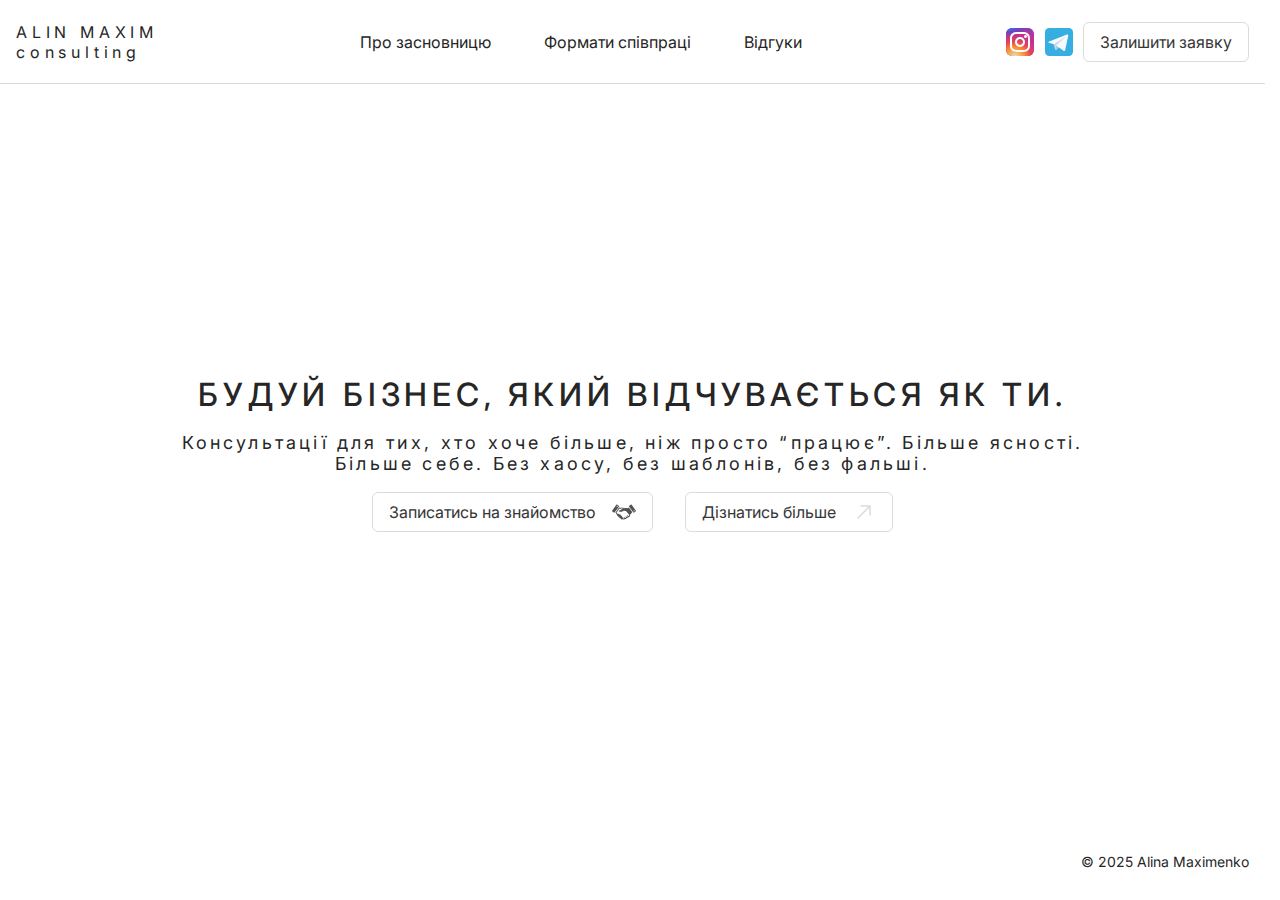
<file: index.html>
<!DOCTYPE html>
<html lang="en">
<head>
    <meta charset="UTF-8">
    <meta name="viewport" content="width=device-width, initial-scale=1.0">
    <title>Alya || Main</title>
    <link href="https://fonts.googleapis.com/css?family=Inter:100,200,300,regular,500,600,700,800,900,100italic,200italic,300italic,italic,500italic,600italic,700italic,800italic,900italic" rel="stylesheet" />
    <!-- <link href="https://fonts.googleapis.com/css?family=Archivo+Narrow:regular,500,600,700" rel="stylesheet" />
    <link href="https://fonts.googleapis.com/css?family=Catamaran:100,200,300,regular,500,600,700,800,900" rel="stylesheet" /> -->
    <link rel="stylesheet" href="main.css">
</head>
<body id="indexPage">
    <div class="popup_contacts_overlay">
        <div>
            <form class="popup_form">
                <span class="popup_closer">&times;</span>   
                <label for="name">
                    <input type="text" id="name" placeholder="введіть ім'я">
                </label>
                <label for="">
                    <input type="email" placeholder="залиште email">
                </label>
                <label for="">
                    <input type="tel" placeholder="залиште номер мобільного">
                </label>
                <label for="">
                    <textarea name="" id="" placeholder="enter text.. "></textarea>
                </label>
                <button type="submit" class="button-60">Відправити</button>
            </form>
        </div>
    </div>
    <header class="header">
        <div class="header_body">
            <div class="header_body-inner container">
            <div class="header_logo">
                <a class="mainLink" href="index.html">ALIN MAXIM <br> consulting</a>
            </div>
            <div class="header_overlay">
            <nav class="header_nav">
                <ul class="header_nav-list">
                    <li class="header_nav-item">
                        <a data-section="about" href="about.html" class="header_nav-link">
                            Про засновницю
                        </a>
                    </li>
                    <li class="header_nav-item">
                        <a data-section="price" href="price.html" class="header_nav-link">
                            Формати співпраці
                        </a>
                    </li>
                    <li class="header_nav-item">
                        <a data-section="brandcore" href="feedback.html" class="header_nav-link">
                            Відгуки
                        </a>
                    </li>
                </ul>
            </nav>
            <div class="header_icons_wrapper">
                <a href="https://www.instagram.com/alin_maxim/" target="_blank"><img src="./images/instagram.svg" alt="insta" height="32px" width="32px"></a>
                <a href="https://t.me/Alin_maxim" target="_blank"><img src="./images/telegram.svg" alt="insta" height="28px" width="28px"></a>
                <button type="button" class="header_contacts button-60">Залишити заявку</button>
            </div>
            </div>
            <button 
            class="header__burger-button"
            type="button"
            aria-label="Open menu"
            title="Open menu"
            data-js-header-burger-button
            >
            <span class="burger-button__line"></span>
            <span class="burger-button__line"></span>
            <span class="burger-button__line"></span>
            </button>
            </div>
        </div>
    </header>
    <main>
        <section data-section="main" class="main_page" id="main_page">
            <div class="main_page-text container">
                <h1 class="textMainBlock">БУДУЙ БІЗНЕС, ЯКИЙ ВІДЧУВАЄТЬСЯ ЯК ТИ.</h1>
                <p class="mainPage_subtitle">Консультації для тих, хто хоче більше, ніж просто “працює”. Більше ясності. Більше себе. Без хаосу, без шаблонів, без фальші.</p>
                    <div class="button_box">
                        <a class="button-60" href="https://t.me/Alin_maxim" target="_blank">
                            <!-- <button type="button" class="button-60"> -->
                                <span class="icon icon-handshake">Записатись на знайомство</span>
                            <!-- </button> -->
                        </a>
                        <a class="button-60" href="price.html">
                            <!-- <button type="button" class="button-60"> -->
                                <span class="icon icon-arrow-right">Дізнатись більше</span>
                            <!-- </button> -->
                        </a>
                    </div>
            </div>
        </section>
    </main>
    <footer class="footer">
        <div class="footer_inner container">
            <!-- <div class="clip-path">Clip path</div> -->
        <p class="footer_text">&copy; 2025 Alina Maximenko</p>
        </div>
    </footer>
    <script src="script.js"></script>
</body>
</html>
</file>
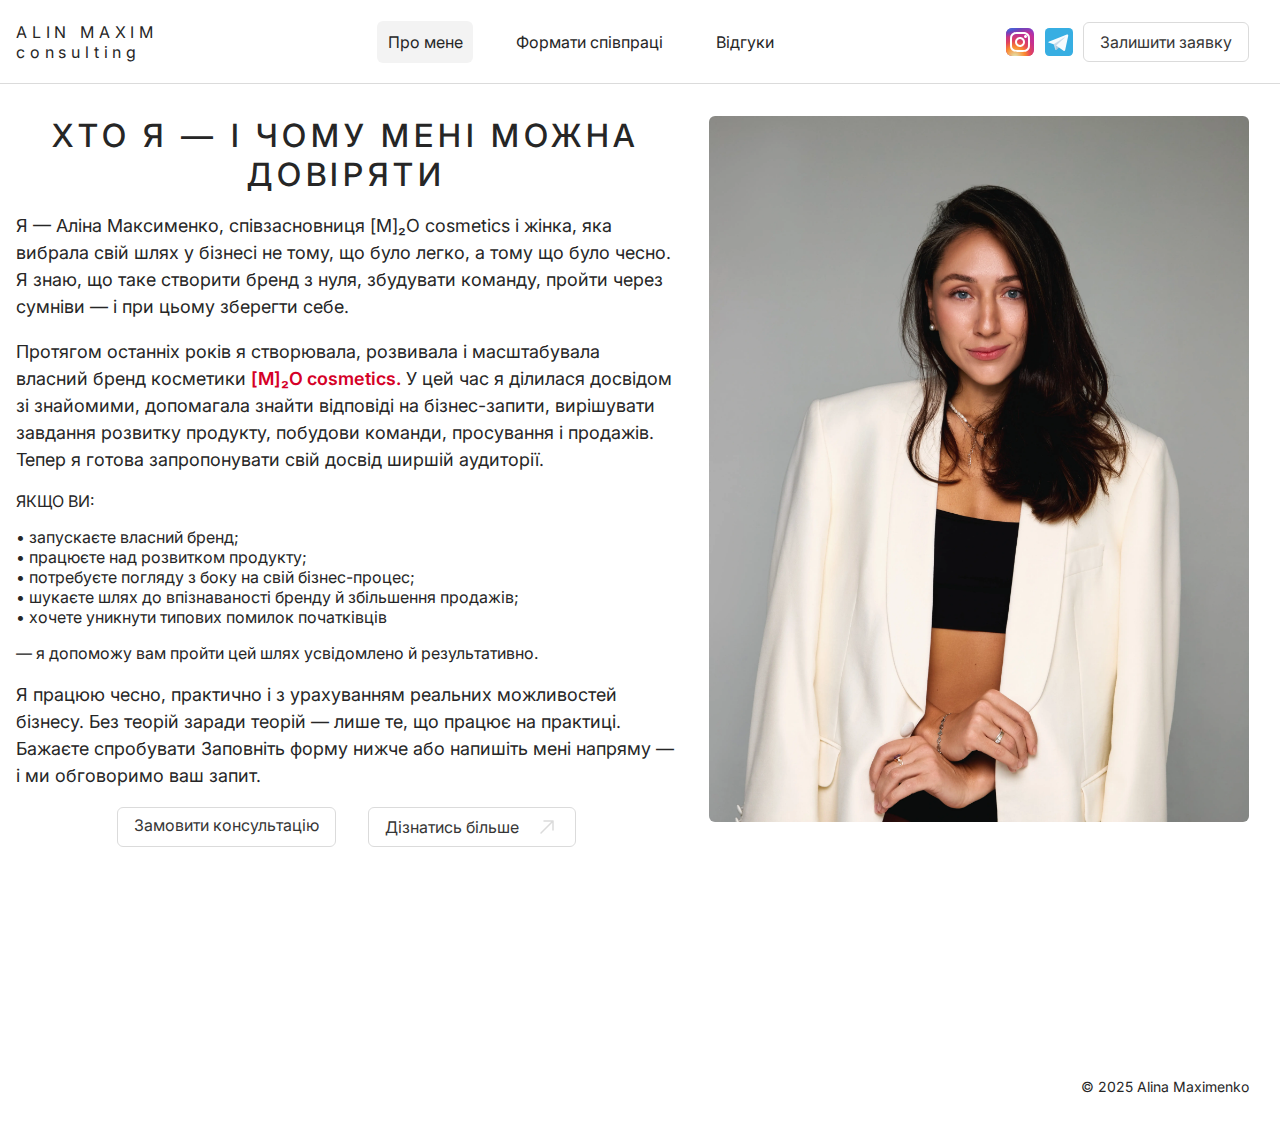
<file: about.html>
<!DOCTYPE html>
<html lang="en">
<head>
    <meta charset="UTF-8">
    <meta name="viewport" content="width=device-width, initial-scale=1.0">
    <title>AM || About</title>
    <link rel="icon" href="./favicons/favicon.ico" type="image/x-icon">
    <link href="https://fonts.googleapis.com/css?family=Inter:100,200,300,regular,500,600,700,800,900,100italic,200italic,300italic,italic,500italic,600italic,700italic,800italic,900italic" rel="stylesheet" />
    <link rel="stylesheet" href="main.css">
</head>
<body id="aboutPage">
    <div class="popup_contacts_overlay">
        <form
        id="my-form" 
        class="popup_form"
        action="https://formspree.io/f/myzwwojp"
        method="POST"
        >
            <span class="popup_closer">&times;</span>   
            <label for="name"></label>
                <input 
                    class="popup_input" 
                    type="text" 
                    id="name" 
                    name="userName" 
                    placeholder="введіть ім'я" 
                    required
                    minlength="2"
                    maxlength="50"
                    >
            <label for="email"></label>
                <input 
                    class="popup_input" 
                    type="email" 
                    id="email" 
                    name="userEmail" 
                    placeholder="вкажіть email" 
                    required
                    maxlength="50"
                    >
            <label for="tel"></label>
                <input 
                    class="popup_input" 
                    type="tel" 
                    id="tel" 
                    name="userTel" 
                    placeholder="залиште номер мобільного"
                    maxlength="16"
                    >            
            <label for="textarea"></label>
                <textarea 
                    class="popup_input" 
                    name="userMessage" 
                    id="textarea" 
                    placeholder="Запитайте мене..."
                    maxlength="1000"
                    ></textarea>
                <input class="specialInput" type="text" name="_gotcha"/>
                <input type="hidden" name="_language" value="en" />
            <button type="submit" class="button-60">Відправити</button>
        </form>
    </div>
    <header class="header">
        <div class="header_body">
            <div class="header_body-inner container">
            <div class="header_logo">
                <a class="mainLink" href="index.html">ALIN MAXIM <br> consulting</a>
            </div>
            <div class="header_overlay">
            <nav class="header_nav">
                <ul class="header_nav-list">
                    <li class="header_nav-item">
                        <a data-section="about" href="about.html" class="header_nav-link is-active-link">
                            Про мене
                        </a>
                    </li>
                    <li class="header_nav-item">
                        <a data-section="price" href="price.html" class="header_nav-link">
                            Формати співпраці
                        </a>
                    </li>
                    <li class="header_nav-item">
                        <a data-section="brandcore" href="feedback.html" class="header_nav-link">
                            Відгуки
                        </a>
                    </li>
                </ul>
            </nav>
            <div class="header_icons_wrapper">
                <a href="https://www.instagram.com/alin_maxim/" target="_blank"><img src="./images/instagram.svg" alt="insta" height="32px" width="32px"></a>
                <a href="https://t.me/Alin_maxim" target="_blank"><img src="./images/telegram.svg" alt="insta" height="28px" width="28px"></a>
                <button type="button" class="header_contacts button-60">Залишити заявку</button>
            </div>
            </div>
            <button 
            class="header__burger-button"
            type="button"
            aria-label="Open menu"
            title="Open menu"
            data-js-header-burger-button
            >
            <span class="burger-button__line"></span>
            <span class="burger-button__line"></span>
            <span class="burger-button__line"></span>
            </button>
            </div>
        </div>
    </header>
    <!-- <h1>Hello world</h1> -->
            <section data-section="about" class="about" id="about">
            <div class="about_wrapper container">
                <div class="about_descr">
                    <div>
                    <h1 class="textMainBlock">ХТО Я — І ЧОМУ МЕНІ МОЖНА ДОВІРЯТИ</h1>
                    <p class="about_text">
                        Я — Аліна Максименко, співзасновниця [M]₂O cosmetics і жінка, яка вибрала свій шлях у бізнесі не тому, що було легко, а тому що було чесно. Я знаю, що таке створити бренд з нуля, збудувати команду, пройти через сумніви — і при цьому зберегти себе.
                        </p>
                        <p class="about_text">Протягом останніх років я створювала, розвивала і масштабувала власний бренд косметики <a class="M20Link" href="https://m2o.com.ua/" target="_blank">[M]₂O cosmetics.</a>
                            У цей час я ділилася досвідом зі знайомими, допомагала знайти відповіді на бізнес-запити, вирішувати завдання розвитку продукту, побудови команди, просування і продажів.
                            Тепер я готова запропонувати свій досвід ширшій аудиторії.</p>
                            
                                <p class="decoration_text">ЯКЩО ВИ:</p>
                                <ul class="about_service_list">
                                    <li>• запускаєте власний бренд;</li>
                                    <li>• працюєте над розвитком продукту;</li>
                                    <li>• потребуєте погляду з боку на свій бізнес-процес;</li>
                                    <li>• шукаєте шлях до впізнаваності бренду й збільшення продажів;</li>
                                    <li>• хочете уникнути типових помилок початківців</li>
                                </ul>
                                <p> — я допоможу вам пройти цей шлях усвідомлено й результативно.</p>
                                <p class="about_text">
                    
                                    Я працюю чесно, практично і з урахуванням реальних можливостей бізнесу.
                                    Без теорій заради теорій — лише те, що працює на практиці.
                                    
                                    Бажаєте спробувати
                                    Заповніть форму нижче або напишіть мені напряму — і ми обговоримо ваш запит.</p>
                            </div>
                            <div class="button_box about_button_box">
                                <a class="button-60 about_button_specific" href="https://t.me/Alin_maxim" target="_blank">Замовити консультацію</a>
                                <a class="button-60 about_button_specific" href="price.html">
                                    <span class="icon icon-arrow-right">Дізнатись більше</span>
                                </a>
                            </div>
                </div>
                <div class="about_picture">
                    <img class="about_picture-image" src="./images/alyaPhotoCut.webp" alt="image">
                </div>
            </div>
        </section>
        <footer class="footer">
            <div class="footer_inner container">
            <p class="footer_text">&copy; 2025 Alina Maximenko</p>
            </div>
        </footer>
    <script src="script.js"></script>
</body>
</html>
</file>
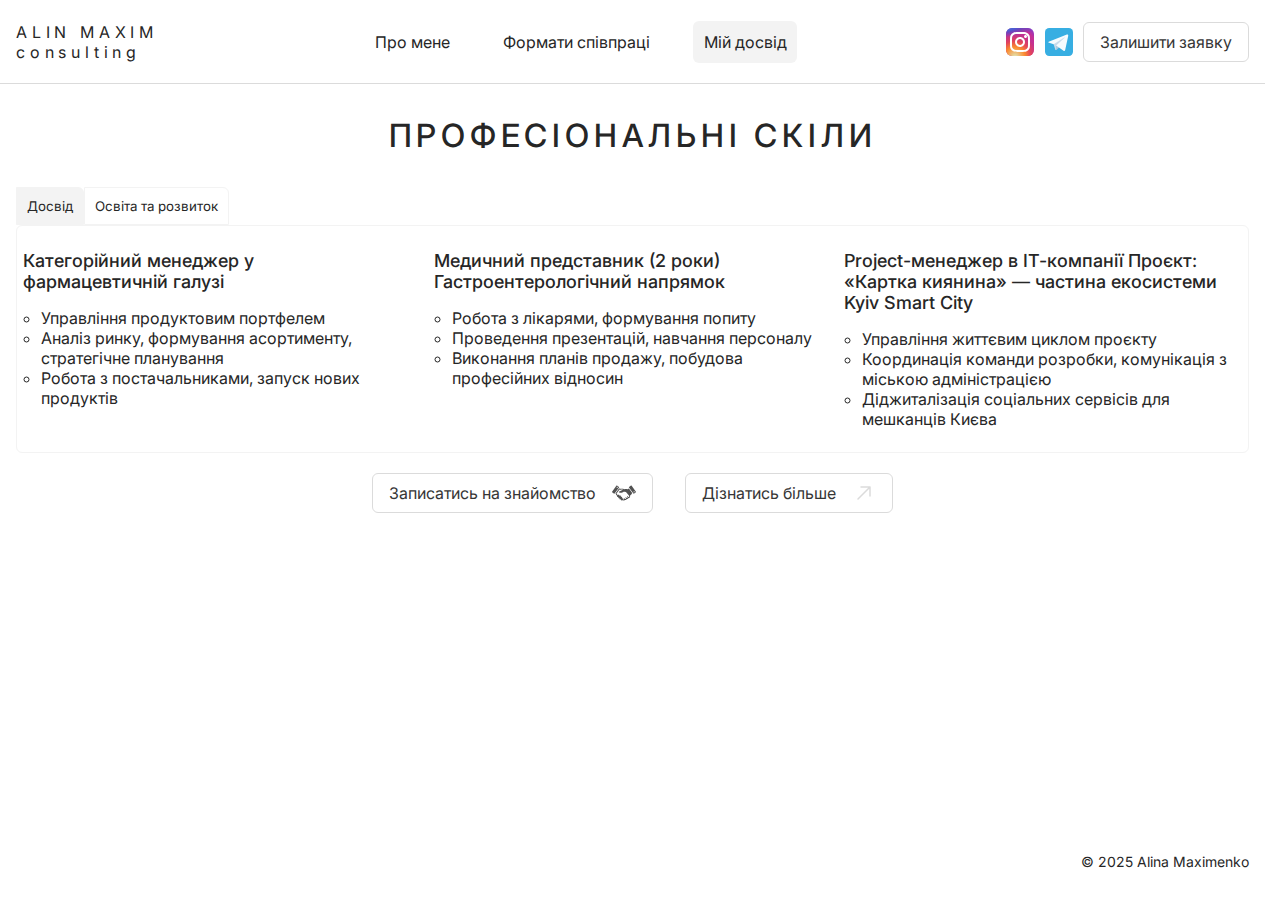
<file: feedback.html>
<!DOCTYPE html>
<html lang="en">
<head>
    <meta charset="UTF-8">
    <meta name="viewport" content="width=device-width, initial-scale=1.0">
    <title>AM || Feedback</title>
    <link rel="icon" href="./favicons/favicon.ico" type="image/x-icon">
    <link href="https://fonts.googleapis.com/css?family=Inter:100,200,300,regular,500,600,700,800,900,100italic,200italic,300italic,italic,500italic,600italic,700italic,800italic,900italic" rel="stylesheet" />
    <link rel="stylesheet" href="main.css">
</head>
<body>
    <div class="popup_contacts_overlay">
        <form
        id="my-form" 
        class="popup_form"
        action="https://formspree.io/f/myzwwojp"
        method="POST"
        >
        <span class="popup_closer">&times;</span>   
            <label for="name"></label>
                <input 
                    class="popup_input" 
                    type="text" 
                    id="name" 
                    name="userName" 
                    placeholder="введіть ім'я" 
                    required
                    minlength="2"
                    maxlength="50"
                    >
            <label for="email"></label>
                <input 
                    class="popup_input" 
                    type="email" 
                    id="email" 
                    name="userEmail" 
                    placeholder="вкажіть email" 
                    required
                    maxlength="50"
                    >
            <label for="tel"></label>
                <input 
                    class="popup_input" 
                    type="tel" 
                    id="tel" 
                    name="userTel" 
                    placeholder="залиште номер мобільного"
                    maxlength="16"
                    >
            <label for="textarea"></label>
                <textarea 
                    class="popup_input" 
                    name="userMessage" 
                    id="textarea" 
                    placeholder="Запитайте мене..."
                    maxlength="1000"
                    ></textarea>
                <input class="specialInput" type="text" name="_gotcha"/>
                <input type="hidden" name="_language" value="en" />
            <button type="submit" class="button-60">Відправити</button>
        </form>
    </div>
    <header class="header">
        <div class="header_body">
            <div class="header_body-inner container">
            <div class="header_logo">
                <a class="mainLink" href="index.html">ALIN MAXIM <br> consulting</a>
            </div>
            <div class="header_overlay">
            <nav class="header_nav">
                <ul class="header_nav-list">
                    <li class="header_nav-item">
                        <a data-section="about" href="about.html" class="header_nav-link">
                            Про мене
                        </a>
                    </li>
                    <li class="header_nav-item">
                        <a data-section="price" href="price.html" class="header_nav-link">
                            Формати співпраці
                        </a>
                    </li>
                    <li class="header_nav-item">
                        <a data-section="brandcore" href="feedback.html" class="header_nav-link is-active-link">
                            Мій досвід
                        </a>
                    </li>
                </ul>
            </nav>
            <div class="header_icons_wrapper">
                <a href="https://www.instagram.com/alin_maxim/" target="_blank"><img src="./images/instagram.svg" alt="insta" height="32px" width="32px"></a>
                <a href="https://t.me/Alin_maxim" target="_blank"><img src="./images/telegram.svg" alt="insta" height="28px" width="28px"></a>
                <button type="button" class="button-60 header_contacts">Залишити заявку</button>
            </div>
            </div>
            <button 
            class="header__burger-button"
            type="button"
            aria-label="Open menu"
            title="Open menu"
            data-js-header-burger-button
            >
            <span class="burger-button__line"></span>
            <span class="burger-button__line"></span>
            <span class="burger-button__line"></span>
            </button>
            </div>
        </div>
    </header>
    <section data-section="price" class="price container" id="price">
        <div class="tabs_wrapper">
        <h1 class="textMainBlock feedback-title">ПРОФЕСІОНАЛЬНІ СКІЛИ</h1>
        <div class="tabs_block">
            <div class="tabs_heading">
                <button class="tab-button is-active-head" type="button" role="button" tabindex="0" data-tab="1">Досвід</button>
                <button class="tab-button" type="button" role="button" tabindex="0" data-tab="2">Освіта та розвиток</button>
            </div>
            <!-- <div class="tabs_content"> -->
                <div class="tab_content is-active-tab" data-tab="1">
                    <div class="tab_content-card">
                        <p>Категорійний менеджер у <br> фармацевтичній галузі</p>
                        <ul>
                            <li>Управління продуктовим портфелем</li>
                            <li>Аналіз ринку, формування асортименту, стратегічне планування</li>
                            <li>Робота з постачальниками, запуск нових продуктів</li>
                        </ul>
                    </div>
                    <div class="tab_content-card">
                        <p>Медичний представник (2 роки)
                            Гастроентерологічний напрямок</p>
                        <ul>
                            <li>Робота з лікарями, формування попиту</li>
                            <li>Проведення презентацій, навчання персоналу</li>
                            <li>Виконання планів продажу, побудова професійних відносин</li>
                        </ul>
                    </div>
                    <div class="tab_content-card">
                        <p>Project-менеджер в ІТ-компанії
                            Проєкт: «Картка киянина» — частина екосистеми <a href="https://smartcitykyiv.com/">Kyiv Smart City</a></p>
                        <ul>
                             <li>Управління життєвим циклом проєкту</li>
                             <li>Координація команди розробки, комунікація з міською адміністрацією</li>
                             <li>Діджиталізація соціальних сервісів для мешканців Києва</li>
                        </ul>
                    </div>
                </div>
                <div class="tab_content" data-tab="2">
                    <div class="tab_content-card">
                        <p>Тренінги з продажів</p>
                        <ul>
                            <li>Практичний досвід в b2b і b2c сегментах</li>
                            <li>Робота з запереченнями, емоційний інтелект у продажах</li>
                        </ul>
                    </div>
                    <div class="tab_content-card">
                        <p>Курс «Ефективність бізнесу» від Nova Education</p>
                        <ul>
                            <li>Стратегічне планування, маркетинг</li>
                            <li>Фінанси, команда, системність</li>
                        </ul>
                    </div>
                    <div class="tab_content-card">
                        <p>Учасниця бізнес-спільноти Nova Club</p>
                        <ul>
                            <li>Обмін досвідом, нетворкінг, участь у стратегічних сесіях</li>
                        </ul>
                    </div>
                </div>
            <!-- </div> -->
        </div>
        <div class="button_box">
            <a class="button-60" href="https://t.me/Alin_maxim" target="_blank">
                    <span class="icon icon-handshake">Записатись на знайомство</span>
            </a>
            <a class="button-60" href="price.html">
                    <span class="icon icon-arrow-right">Дізнатись більше</span>
            </a>
        </div>
        </div>
    </section>
    <footer class="footer">
        <div class="footer_inner container">
        <p class="footer_text">&copy; 2025 Alina Maximenko</p>
        </div>
    </footer>
    <script src="script.js"></script>
</body>
</html>
</file>
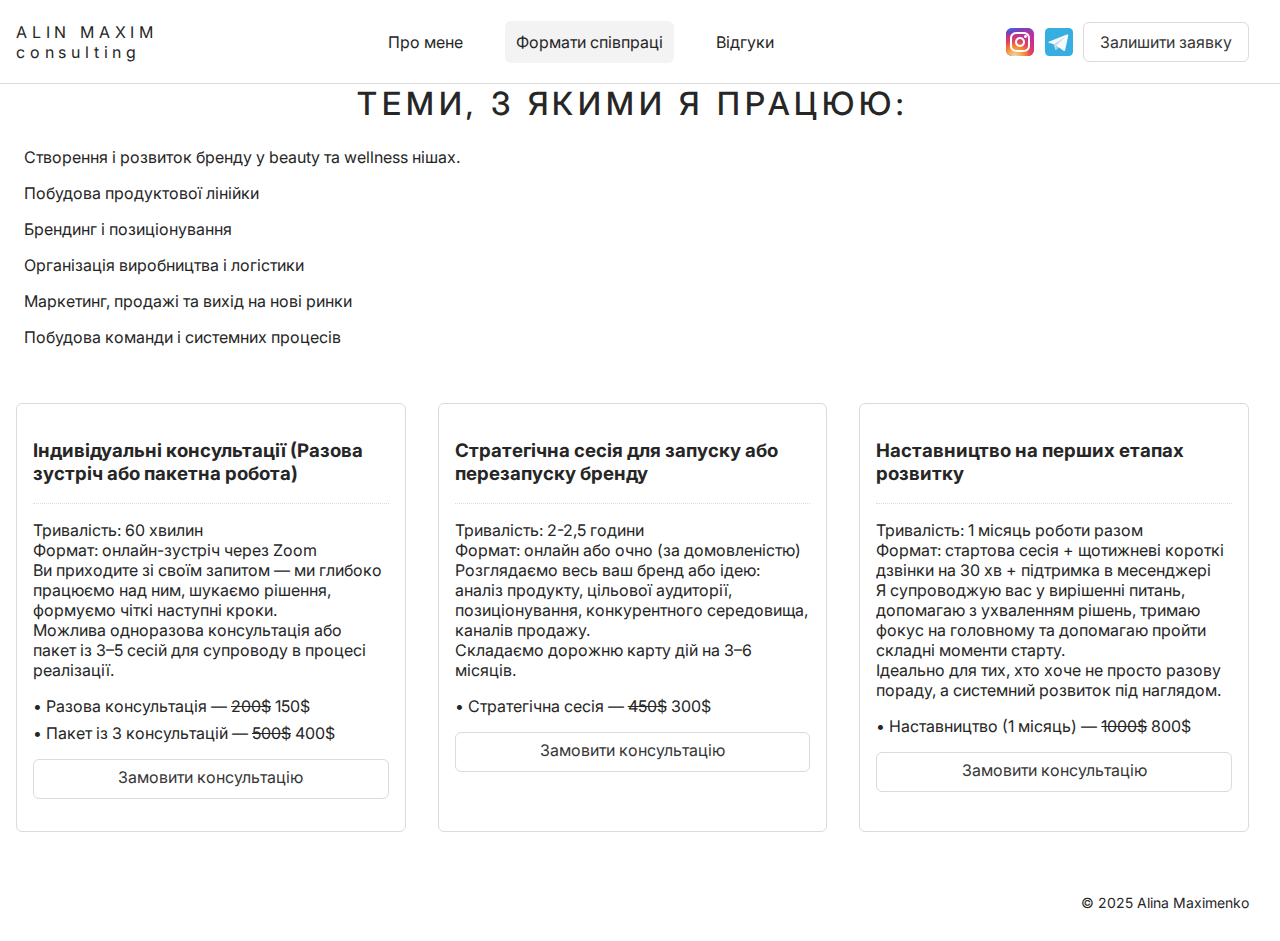
<file: price.html>
<!DOCTYPE html>
<html lang="en">
<head>
    <meta charset="UTF-8">
    <meta name="viewport" content="width=device-width, initial-scale=1.0">
    <title>AM || Price</title>
    <link rel="icon" href="./favicons/favicon.ico" type="image/x-icon">
    <link href="https://fonts.googleapis.com/css?family=Inter:100,200,300,regular,500,600,700,800,900,100italic,200italic,300italic,italic,500italic,600italic,700italic,800italic,900italic" rel="stylesheet" />
    <link rel="stylesheet" href="main.css">
</head>
<body id="price">
    <div class="popup_contacts_overlay">
        <form
        id="my-form" 
        class="popup_form"
        action="https://formspree.io/f/myzwwojp"
        method="POST"
        >
        <span class="popup_closer">&times;</span>   
            <label for="name"></label>
                <input 
                    class="popup_input" 
                    type="text" 
                    id="name" 
                    name="userName" 
                    placeholder="введіть ім'я" 
                    required
                    minlength="2"
                    maxlength="50"
                    >
            <label for="email"></label>
                <input 
                    class="popup_input" 
                    type="email" 
                    id="email" 
                    name="userEmail" 
                    placeholder="вкажіть email" 
                    required
                    maxlength="50"
                    >
            <label for="tel"></label>
                <input 
                    class="popup_input" 
                    type="tel" 
                    id="tel" 
                    name="userTel" 
                    placeholder="залиште номер мобільного"
                    maxlength="16"
                    >           
            <label for="textarea"></label>
                <textarea 
                    class="popup_input" 
                    name="userMessage" 
                    id="textarea" 
                    placeholder="Запитайте мене..."
                    maxlength="1000"
                    ></textarea>
                <input class="specialInput" type="text" name="_gotcha"/>
                <input type="hidden" name="_language" value="en" />
            <button type="submit" class="button-60">Відправити</button>
        </form>
    </div>
    <header class="header">
        <div class="header_body">
            <div class="header_body-inner container">
            <div class="header_logo">
                <a class="mainLink" href="index.html">ALIN MAXIM <br> consulting</a>
            </div>
            <div class="header_overlay">
            <nav class="header_nav">
                <ul class="header_nav-list">
                    <li class="header_nav-item">
                        <a data-section="about" href="about.html" class="header_nav-link">
                            Про мене
                        </a>
                    </li>
                    <li class="header_nav-item">
                        <a data-section="price" href="#" class="header_nav-link is-active-link">
                            Формати співпраці
                        </a>
                    </li>
                    <li class="header_nav-item">
                        <a data-section="brandcore" href="feedback.html" class="header_nav-link">
                            Відгуки
                        </a>
                    </li>
                </ul>
            </nav>
            <div class="header_icons_wrapper">
                <a href="https://www.instagram.com/alin_maxim/" target="_blank"><img src="./images/instagram.svg" alt="insta" height="32px" width="32px"></a>
                <a href="https://t.me/Alin_maxim" target="_blank"><img src="./images/telegram.svg" alt="insta" height="28px" width="28px"></a>
                <button type="button" class="header_contacts button-60">Залишити заявку</button>
            </div>
            </div>
            <button 
            class="header__burger-button"
            type="button"
            aria-label="Open menu"
            title="Open menu"
            data-js-header-burger-button
            >
            <span class="burger-button__line"></span>
            <span class="burger-button__line"></span>
            <span class="burger-button__line"></span>
            </button>
            </div>
        </div>
    </header>
    <section data-section="price" class="price container" id="price">
        <div class="price_section_wrapper">
            <div>
                <h1 class="textMainBlock">ТЕМИ, З ЯКИМИ Я ПРАЦЮЮ:</h1>
                <div class="price_service_list_wrapper">
                <ul class="price_servise_list">
                    <li>Створення і розвиток бренду у beauty та wellness нішах.</li>
                    <li>Побудова продуктової лінійки</li>
                    <li>Брендинг і позиціонування</li>
                    <li>Організація виробництва і логістики</li>
                    <li>Маркетинг, продажі та вихід на нові ринки</li>
                    <li>Побудова команди і системних процесів</li>
                </ul>
                </div>
            </div>
        <div class="price_wrapper">
            <div class="price_wrapper_card">
                <div class="price_inner_card">
                <div class="price_title_block">
                    <!-- <img src="./images/consult.svg" alt="icon" width="24" height="24"> -->
                    <h3 class="price_card_title">Індивідуальні консультації (Разова зустріч або пакетна робота)</h3>
                </div>

                <ul class="price_card_list">
                    <li>Тривалість: 60 хвилин</li>
                    <li>Формат: онлайн-зустріч через Zoom</li>
                    <li>Ви приходите зі своїм запитом — ми глибоко працюємо над ним, шукаємо рішення, формуємо чіткі наступні кроки.</li>
                    <li>Можлива одноразова консультація або пакет із 3–5 сесій для супроводу в процесі реалізації.</li>
                </ul>
                <div class="price_item">
                        <div class="price_proposal">
                            <p>• Разова консультація — <span class="oldPrice">200$</span> 150$</p>
                            <p>• Пакет із 3 консультацій — <span class="oldPrice">500$</span> 400$</p>
                        </div>
                </div>
                </div>
                <a class="button-60 card_item_button" href="https://t.me/Alin_maxim" target="_blank">Замовити консультацію</a>
            </div>
            <div class="price_wrapper_card">
                <div class="price_inner_card">
                <div class="price_title_block">
                    <!-- <img src="./images/consult.svg" alt="icon" width="24" height="24"> -->
                    <h3 class="price_card_title">Стратегічна сесія для запуску або перезапуску бренду</h3>
                </div>

                <ul class="price_card_list">
                    <li>Тривалість: 2-2,5 години</li>
                    <li>Формат: онлайн або очно (за домовленістю)</li>
                    <li>Розглядаємо весь ваш бренд або ідею: аналіз продукту, цільової аудиторії, позиціонування, конкурентного середовища, каналів продажу.</li>
                    <li>Складаємо дорожню карту дій на 3–6 місяців.</li>
                </ul>
                <div class="price_item">
                        <div class="price_proposal">
                            <p>• Стратегічна сесія — <span class="oldPrice">450$</span> 300$</p>
                        </div>
                </div>
                </div>
                <a class="button-60 card_item_button" href="https://t.me/Alin_maxim" target="_blank">Замовити консультацію</a>
            </div>
            <div class="price_wrapper_card">
                <div class="price_inner_card">
                <div class="price_title_block">
                    <!-- <img src="./images/consult.svg" alt="icon" width="24" height="24"> -->
                    <h3 class="price_card_title">Наставництво на перших етапах розвитку 
                        <!-- <span class="mockSpan">default</span> -->
                    </h3>
                </div>

                <ul class="price_card_list">
                    <li>Тривалість: 1 місяць роботи разом</li>
                    <li>Формат: стартова сесія + щотижневі короткі дзвінки на 30 хв + підтримка в месенджері</li>
                    <li>Я супроводжую вас у вирішенні питань, допомагаю з ухваленням рішень, тримаю фокус на головному та допомагаю пройти складні моменти старту.</li>
                    <li>Ідеально для тих, хто хоче не просто разову пораду, а системний розвиток під наглядом.</li>
                </ul>
                <div class="price_item">
                        <div class="price_proposal">
                            <p>• Наставництво (1 місяць) — <span class="oldPrice">1000$</span> 800$</p>
                        </div>
                </div>
                </div>
                <a class="button-60 card_item_button" href="https://t.me/Alin_maxim" target="_blank">Замовити консультацію</a>
            </div>
        </div>
    </div>
    </section>
    <footer class="footer">
        <div class="footer_inner container">
        <p class="footer_text">&copy; 2025 Alina Maximenko</p>
        </div>
    </footer>
    <script src="script.js"></script>
</body>
</html>
</file>
<file: main.css>
@import './styles/header.css';
@import './styles/about.css';
@import './styles/mainPage.css';
@import './styles/footer.css';
@import './styles/price.css';
@import './styles/feedback.css';
@import './styles/form.css';
@import './styles/button.css';

@import './styles/media.css';


:root {

    --bgColor: #fff;

    --greyColor: #f3f3f3;

    --greyColorStrong: #dbdbdb;

    --mainFontColor: #262626;
    --accentFontColor: yellow;

    --mainFont: 'Inter', sans-serif;
    --accentFont: 'Catamaran', sans-serif;

    --widthContainer: 90rem;
}

html {
    box-sizing: border-box;
    scroll-behavior: smooth;
    scrollbar-gutter: stable;
}

body {
    display: flex;
    flex-direction: column;
    justify-content: space-between;
    min-height: 100vh;
    margin: 0;
    padding: 0;
    overflow-x: hidden;
    font-size: 1rem;
}

main {
    display: flex;
    flex-direction: column;
    justify-content: center;
    flex-grow: 1;
}

*:focus {
    outline-color: var(--greyColorStrong);
}

ul {
    padding-left: 0;
    list-style-type: none;
}

a {
    text-decoration: none;
}

a img {
    vertical-align: middle; 
}

p, a, h1, h2, h3, li, button {
    font-family: var(--mainFont);
    color: var(--mainFontColor);
}

.container {
    max-width: var(--widthContainer);
    padding-inline: 1rem;
    margin-inline: auto;
}

.active {
    display: flex;
}

.is-lock {
    overflow: hidden;
}

.is-active-link {
    border-radius: 0.375rem;
    background-color: var(--greyColor);
}

.is-active {
    display: flex;
}

  @keyframes fadeIn {
    0% {
      opacity: 0;
    }
    100% {
      opacity: 1;
    }
  }
</file>
